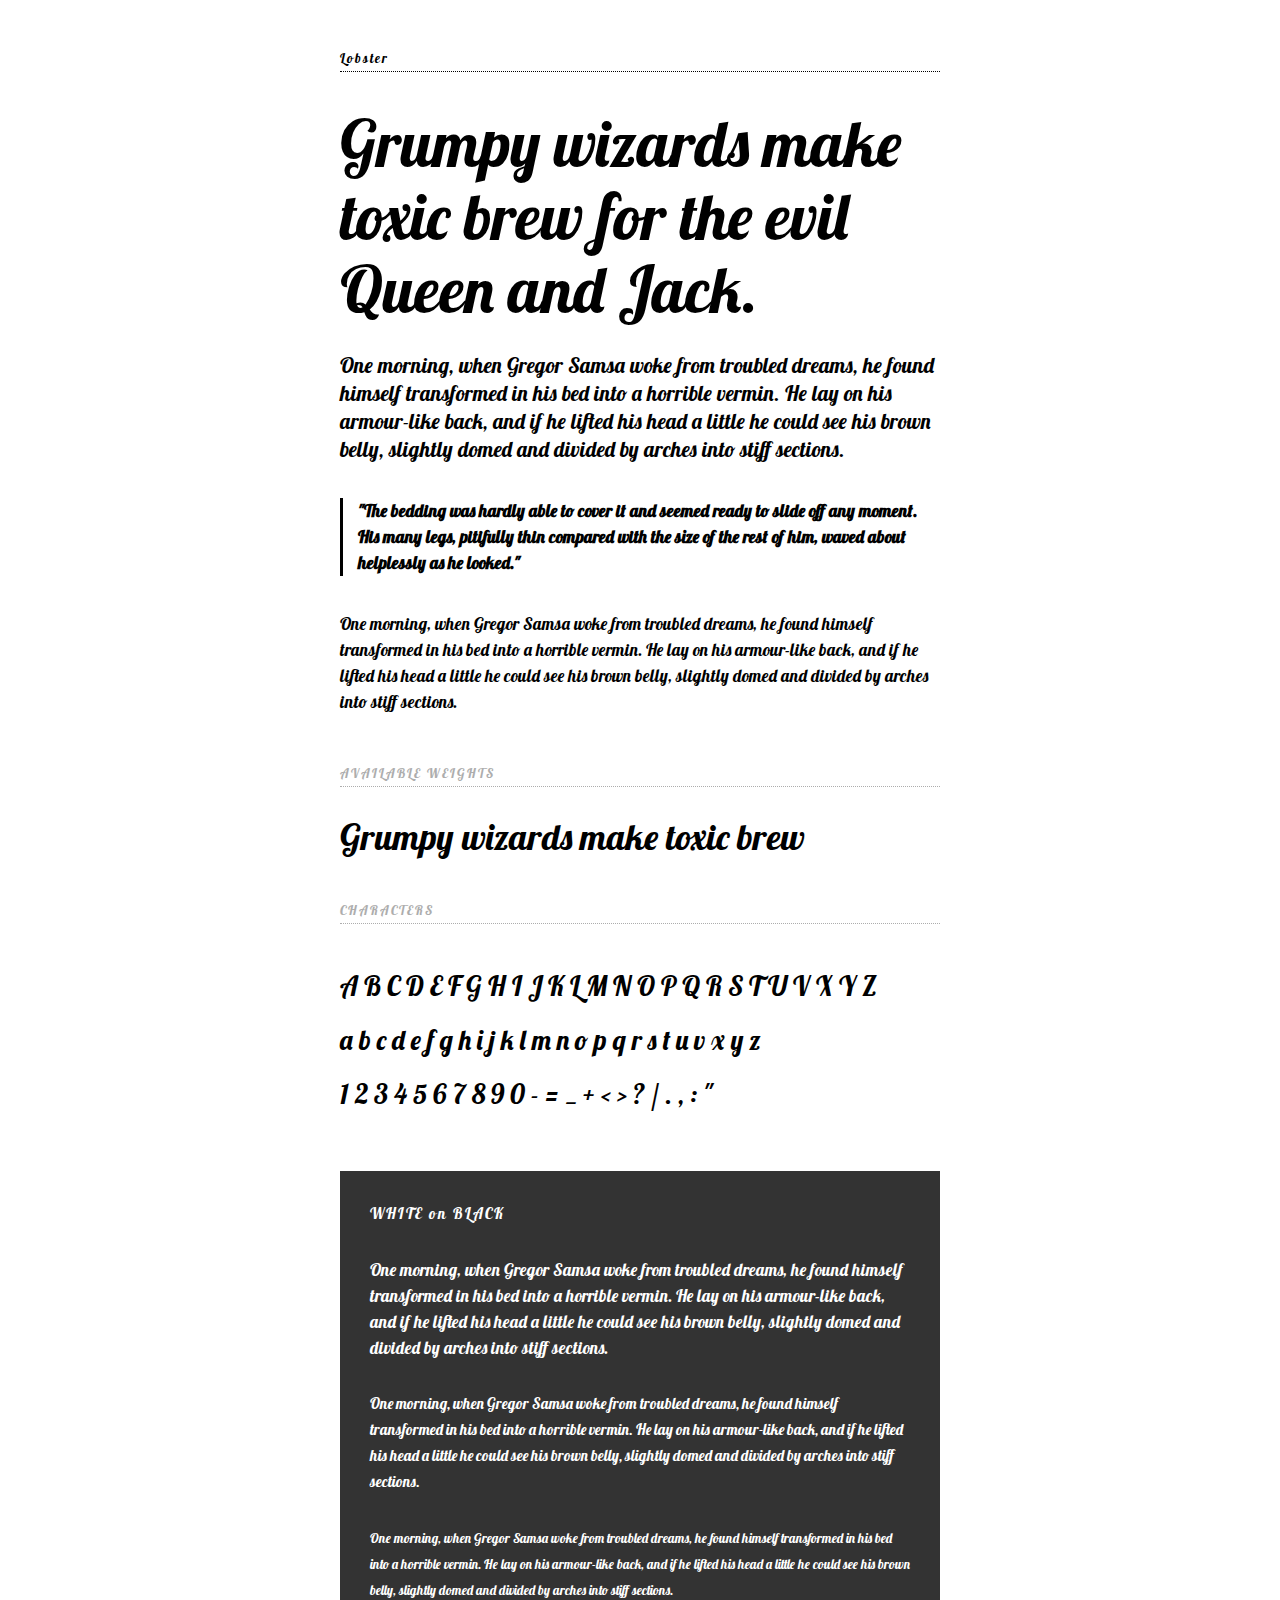
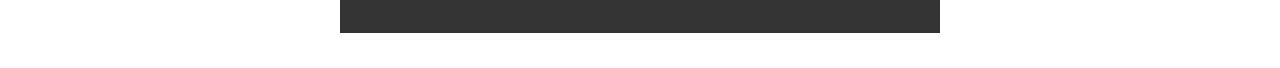
<file: container-1.html>
<!DOCTYPE html>
<!--[if lt IE 7 ]><html class="ie ie6" lang="en"> <![endif]-->
<!--[if IE 7 ]><html class="ie ie7" lang="en"> <![endif]-->
<!--[if IE 8 ]><html class="ie ie8" lang="en"> <![endif]-->
<!--[if (gte IE 9)|!(IE)]><!--><html lang="en"> <!--<![endif]-->
    <head>
        <meta charset="utf-8">

        <!-- // Change these to better suit your project -->
        <title>Showcase font family (template) - Typecast</title>
        <meta name="description" content="Showcase font family (template) - Typecast">
        <meta name="keywords" content="Showcase font family (template), Typecast">

        <meta name="viewport" content="width=device-width, initial-scale=1.0, user-scalable=yes"/>
        <meta name="generator" content="Lovingly created using Typecast (http://typecast.com) on 2014/01/11">

        <!-- // CSS Reset – http://meyerweb.com/eric/tools/css/reset/ -->
        <link rel="stylesheet" type="text/css" href="css/reset.css" media="all">

        
        <link rel="stylesheet" type="text/css" href="css/style.css" media="all">
        
        
        <!-- Google Fonts embed code -->
        <script type="text/javascript">
            (function() {
                var link_element = document.createElement("link"),
                    s = document.getElementsByTagName("script")[0];
                if (window.location.protocol !== "http:" && window.location.protocol !== "https:") {
                    link_element.href = "http:";
                }
                link_element.href += "//fonts.googleapis.com/css?family=Lobster:400";
                link_element.rel = "stylesheet";
                link_element.type = "text/css";
                s.parentNode.insertBefore(link_element, s);
            })();
        </script>

    </head>
    <body>

		<div style="margin: 0 auto; width: 600px;">

			    <p class="heading">Lobster</p>

			

			

			    <h1>Grumpy wizards make toxic brew for the evil Queen and Jack.</h1>

			

			

			    <p class="intro">One morning, when Gregor Samsa woke from troubled dreams, he found himself transformed in his bed into a horrible vermin. He lay on his armour-like back, and if he lifted his head a little he could see his brown belly, slightly domed and divided by arches into stiff sections. </p>

			

			

			    <p class="pullquote">"The bedding was hardly able to cover it and seemed ready to slide off any moment. His many legs, pitifully thin compared with the size of the rest of him, waved about helplessly as he looked."</p>

			

			

			    <p>One morning, when Gregor Samsa woke from troubled dreams, he found himself transformed in his bed into a horrible vermin. He lay on his armour-like back, and if he lifted his head a little he could see his brown belly, slightly domed and divided by arches into stiff sections.<br></p>

			

			

			    <p class="weights">AVAILABLE WEIGHTS</p>

			

			    

			    <p class="variation-0">Grumpy wizards make toxic brew</p>

			

			    

			

			    <p class="weights">CHARACTERS</p>

			

			

			    <p class="map">A B C D E F G H I J K L M N O P Q R S T U V X Y Z</p>

			

			

			    <p class="map">a b c d e f g h i j k l m n o p q r s t u v x y z</p>

			

			

			    <p class="map">1 2 3 4 5 6 7 8 9 0 - = _ + &lt; &gt; ? / . , : "</p>

			

			

			    <p class="inverse-heading">WHITE on BLACK</p>

			

			

			    <p class="inverse-big">One morning, when Gregor Samsa woke from troubled dreams, he found himself transformed in his bed into a horrible vermin. He lay on his armour-like back, and if he lifted his head a little he could see his brown belly, slightly domed and divided by arches into stiff sections.</p>

			

			

			    <p class="inverse-med">One morning, when Gregor Samsa woke from troubled dreams, he found himself transformed in his bed into a horrible vermin. He lay on his armour-like back, and if he lifted his head a little he could see his brown belly, slightly domed and divided by arches into stiff sections.</p>

			

			

			    <p class="inverse-small">One morning, when Gregor Samsa woke from troubled dreams, he found himself transformed in his bed into a horrible vermin. He lay on his armour-like back, and if he lifted his head a little he could see his brown belly, slightly domed and divided by arches into stiff sections.<br></p>

			

			</div>



    </body>
</html>
</file>
<file: css/style.css>
h1{
	 font-size: 64px;
	 line-height: 73px;
	 margin-bottom: 25px;
}

p{
	 font-size: 17px;
	 line-height: 26px;
	 margin-bottom: 35px;
}

p.weights{
	 letter-spacing: 2px;
	 font-size: 13px;
	 color: rgba(173,173,173,1);
	 margin-bottom: 35px;
	 border-width: 0px 0px 1px 0px;
	 border-style: dotted;
	 margin-top: 45px;
}

p.pullquote{
	 font-size: 17px;
	 line-height: 26px;
	 margin-bottom: 35px;
	 padding-left: 15px;
	 border-width: 0px 0px 0px 3px;
	 border-style: solid;
	 font-weight: 700;
}

p.map{
	 font-weight: 400;
	 font-style: normal;
	 margin-bottom: 0px;
	 text-align: justify;
	 font-size: 27px;
	 line-height: 54px;
	 margin-top: 0px;
}

p.heading{
	 letter-spacing: 2px;
	 font-size: 13px;
	 margin-bottom: 35px;
	 border-width: 0px 0px 1px 0px;
	 border-style: dotted;
	 margin-top: 45px;
	 color: rgba(0,0,0,1);
}

p.intro{
	 margin-bottom: 35px;
	 font-size: 21px;
	 line-height: 28px;
}

p.inverse-big{
	 background-color: rgba(51,51,51,1);
	 color: rgba(255,255,255,1);
	 padding: 30px;
	 margin-bottom: 0px;
}

p.inverse-med{
	 background-color: rgba(51,51,51,1);
	 color: rgba(255,255,255,1);
	 padding: 30px;
	 margin-bottom: 0px;
	 padding-top: 0px;
	 font-size: 15px;
}

p.inverse-small{
	 padding-top: 0px;
	 padding-left: 30px;
	 padding-right: 30px;
	 padding-bottom: 30px;
	 background-color: rgba(51,51,51,1);
	 color: rgba(255,255,255,1);
	 font-size: 13px;
}

p.inverse-heading{
	 background-color: rgba(51,51,51,1);
	 color: rgba(255,255,255,1);
	 padding: 30px;
	 margin-bottom: 0px;
	 padding-bottom: 0px;
	 font-size: 15px;
	 letter-spacing: 2px;
	 margin-top: 50px;
}

body{
	 font-size: 13px;
	 font-family: "Lobster";
	 font-style: normal;
	 font-weight: 400;
}

p.variation-0{
	 font-family: "Lobster";
	 font-weight: 400;
	 font-style: normal;
	 font-size: 36px;
	 line-height: 30px;
}
</file>
